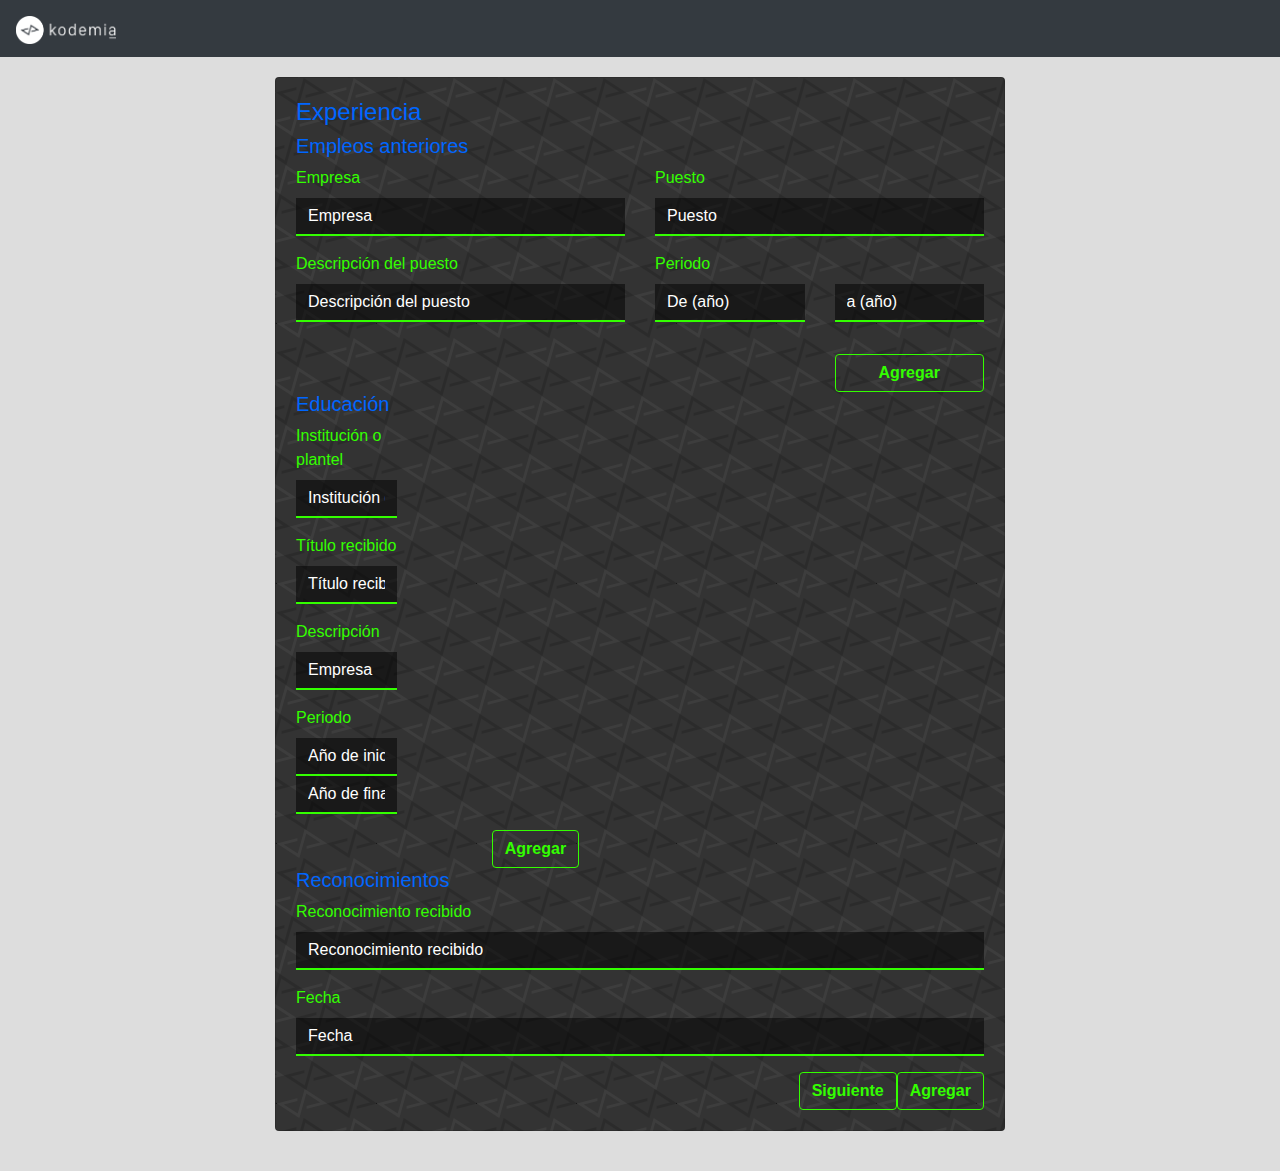
<file: index.html>
<!DOCTYPE html>
<html lang="en">
	<head>
		<meta charset="utf-8">
		<meta name="viewport" content="width=device-width, initial-scale=1, shrink-to-fit=no">
		<title>Kodemia CV Builder</title>
		<link rel="stylesheet" href="css/bootstrap.min.css">
		<link rel="stylesheet" href="css/bootstrap-grid.css">
		<link rel="stylesheet" href="css/bootstrap-reboot.min.css">
		<link rel="stylesheet" href="css/main.css">
	</head>
	<body>
		<nav class="navbar navbar-expand-lg navbar-dark bg-dark">
			<a class="navbar-brand" href="#"><img src="img/kodemia-white.png" alt=""></a>
			<button class="navbar-toggler" type="button" data-toggle="collapse" data-target="#navbarSupportedContent" aria-controls="navbarSupportedContent" aria-expanded="false" aria-label="Toggle navigation">
			<span class="navbar-toggler-icon"></span>
			</button>
			<div class="collapse navbar-collapse navbar-right" id="navbarSupportedContent"></div>
		</nav>
		<div class="section main-wrapper">
			<div class="container">
				<div class="row">
					<div class="col col-sm-8 offset-sm-2">
						<div class="card">
							<div class="card-body">
								<form>
									<div class="step step-1 d-none">
										<h1>Ingresa tus datos personales</h1>
										<h2>Información general</h2>
										<div class="row">
											<div class="form-group col-sm-6">
												<label for="">Nombre</label>
												<input type="text" class="form-control" id="" placeholder="Nombre">
											</div>
											<div class="form-group col-sm-6">
												<label for="">Teléfono</label>
												<input type="text" class="form-control" id="" placeholder="Teléfono">
											</div>
											<div class="form-group col-sm-6">
												<label for="">Ocupación
												</label>
												<input type="text" class="form-control" id="" placeholder="Cargo actual">
											</div>
											<div class="form-group col-sm-6">
												<label for="">Dirección</label>
												<input type="text" class="form-control" id="" placeholder="Dirección">
											</div>
											
											<div class="form-group col-sm-6">
												<label for="">Email</label>
												<input type="text" class="form-control" id="" placeholder="Email">
											</div>
											<div class="form-group col-sm-6">
												<label for="">Sitio Web</label>
												<input type="text" class="form-control" id="" placeholder="Email">
											</div>
										</div>
										
										<h2>Redes sociales</h2>
										<div class="row">
											<div class="form-group col-sm-6">
												<div class="form-check">
													<input class="form-check-input" type="checkbox" value="" id="fb-url" onclick="toggleInputControl(this)">
													<label class="form-check-label" for="defaultCheck1">Facebook</label>
												</div>
												<input type="text" class="form-control" id="" placeholder="Facebook" disabled>
											</div>
											<div class="form-group col-sm-6">
												<div class="form-check">
													<input class="form-check-input" type="checkbox" value="" id="tt-url" onclick="toggleInputControl(this)">
													<label class="form-check-label" for="defaultCheck1">Twitter</label>
												</div>
												<input type="text" class="form-control" id="" placeholder="Twitter" disabled>
											</div>
											<div class="form-group col-sm-6">
												<div class="form-check">
													<input class="form-check-input" type="checkbox" value="" id="ld-url" onclick="toggleInputControl(this)">
													<label class="form-check-label" for="defaultCheck1">Linkedin</label>
												</div>
												<input type="text" class="form-control" id="" placeholder="Linkedin" disabled>
											</div>
											<div class="form-group col-sm-6">
												<div class="form-check">
													<input class="form-check-input" type="checkbox" value="" id="sk-url" onclick="toggleInputControl(this)">
													<label class="form-check-label" for="defaultCheck1">Skype</label>
												</div>
												<input type="text" class="form-control" id="" placeholder="Skype" disabled>
											</div>
										</div>
										<div class="btn btn-outline-success float-right" onclick="nextStep(this)">Siguiente</div>
									</div>
									<div class="step step-2">
										<div class="row">
											<div class="col-sm-12">
												<h1>Experiencia</h1>
												<h2>Empleos anteriores</h2>
												<div class="experience-wrapper"></div>
											</div>
											<form>
												<div class="form-group col-sm-6">
													<label for="">Empresa</label>
													<input type="text" class="form-control" id="company" placeholder="Empresa">
												</div>
												<div class="form-group col-sm-6">
													<label for="">Puesto</label>
													<input type="text" class="form-control" id="role" placeholder="Puesto">
												</div>
												<div class="form-group col-sm-6">
													<label for="">Descripción del puesto</label>
													<input type="text" class="form-control" id="description" placeholder="Descripción del puesto">
												</div>
												<div class="form-group col-sm-6">
													<label for="">Periodo</label>
													<div class="row">
														<div class="form-group col-sm-6">
															<input type="text" class="form-control" id="from-year" placeholder="De (año)">
														</div>
														<div class="form-group col-sm-6">
															<input type="text" class="form-control" id="to-year" placeholder="a (año)">
														</div>
													</div>
												</div>
												<div class="col-sm-3 offset-sm-9">
													<div class="btn btn-outline-success btn-block" onclick="addExperience(this)">Agregar</div>
												</div>
											</form>
										</div>
										<div class="row">
											<div class="col-sm-12">
												<h2>Educación</h2>
											</div>
											<form action="">
												<div class="form-group col-sm-6">
													<label for="">Institución o plantel</label>
													<input type="text" class="form-control" id="" placeholder="Institución o Plantel">
												</div>
												<div class="form-group col-sm-6">
													<label for="">Título recibido</label>
													<input type="text" class="form-control" id="" placeholder="Título recibido">
												</div>
												<div class="form-group col-sm-6">
													<label for="">Descripción</label>
													<input type="text" class="form-control" id="" placeholder="Empresa">
												</div>
												<div class="form-group col-sm-6">
													<label for="">Periodo</label>
													<input type="text" class="form-control" id="" placeholder="Año de inicio">
													<input type="text" class="form-control" id="" placeholder="Año de finalización">
												</div>
												<div class="col-sm-3 offset-sm-9">
													<div class="btn btn-outline-success">Agregar</div>
												</div>
											</form>
											
										</div>
										<div class="w-100"></div>
										<form action="">
											<h2>Reconocimientos</h2>
											<div class="form-group">
												<label for="">Reconocimiento recibido</label>
												<input type="text" class="form-control" id="" placeholder="Reconocimiento recibido">
											</div>
											<div class="form-group">
												<label for="">Fecha</label>
												<input type="text" class="form-control" id="" placeholder="Fecha">
											</div>
											<div class="btn btn-outline-success float-right">Agregar</div>
										</form>
										<div class="btn btn-outline-success float-right" onclick="nextStep(this)">Siguiente</div>
									</div>
									<div class="step step-3 d-none">
										<h1>Habilidades y Experiencia</h1>
										<h2>Escribe el nombre de tu habilidad y el porcentaje en que la dominas (p.e. Inglés 80%) </h2>
										<div class="form-group">
											<label for="">Habilidad</label>
											<input type="text" class="form-control" id="" placeholder="Habilidad">
										</div>
										<div class="form-group">
											<label for="">Dominio</label>
											<input type="text" class="form-control" id="" placeholder="Dominio">
										</div>
										<div class="btn btn-outline-success float-right">Agregar</div>
										<div class="btn btn-outline-success float-right">Generar CV</div>
									</div>
								</form>
							</div>
						</div>
						
					</div>
				</div>
			</div>
		</div>
		<script src="js/jquery-3.3.1.min.js"></script>
		<script src="js/bootstrap.bundle.min.js"></script>
		<script src="js/bootstrap.min.js"></script>
		<script src="js/main.js"></script>
	</body>
</html>
</file>
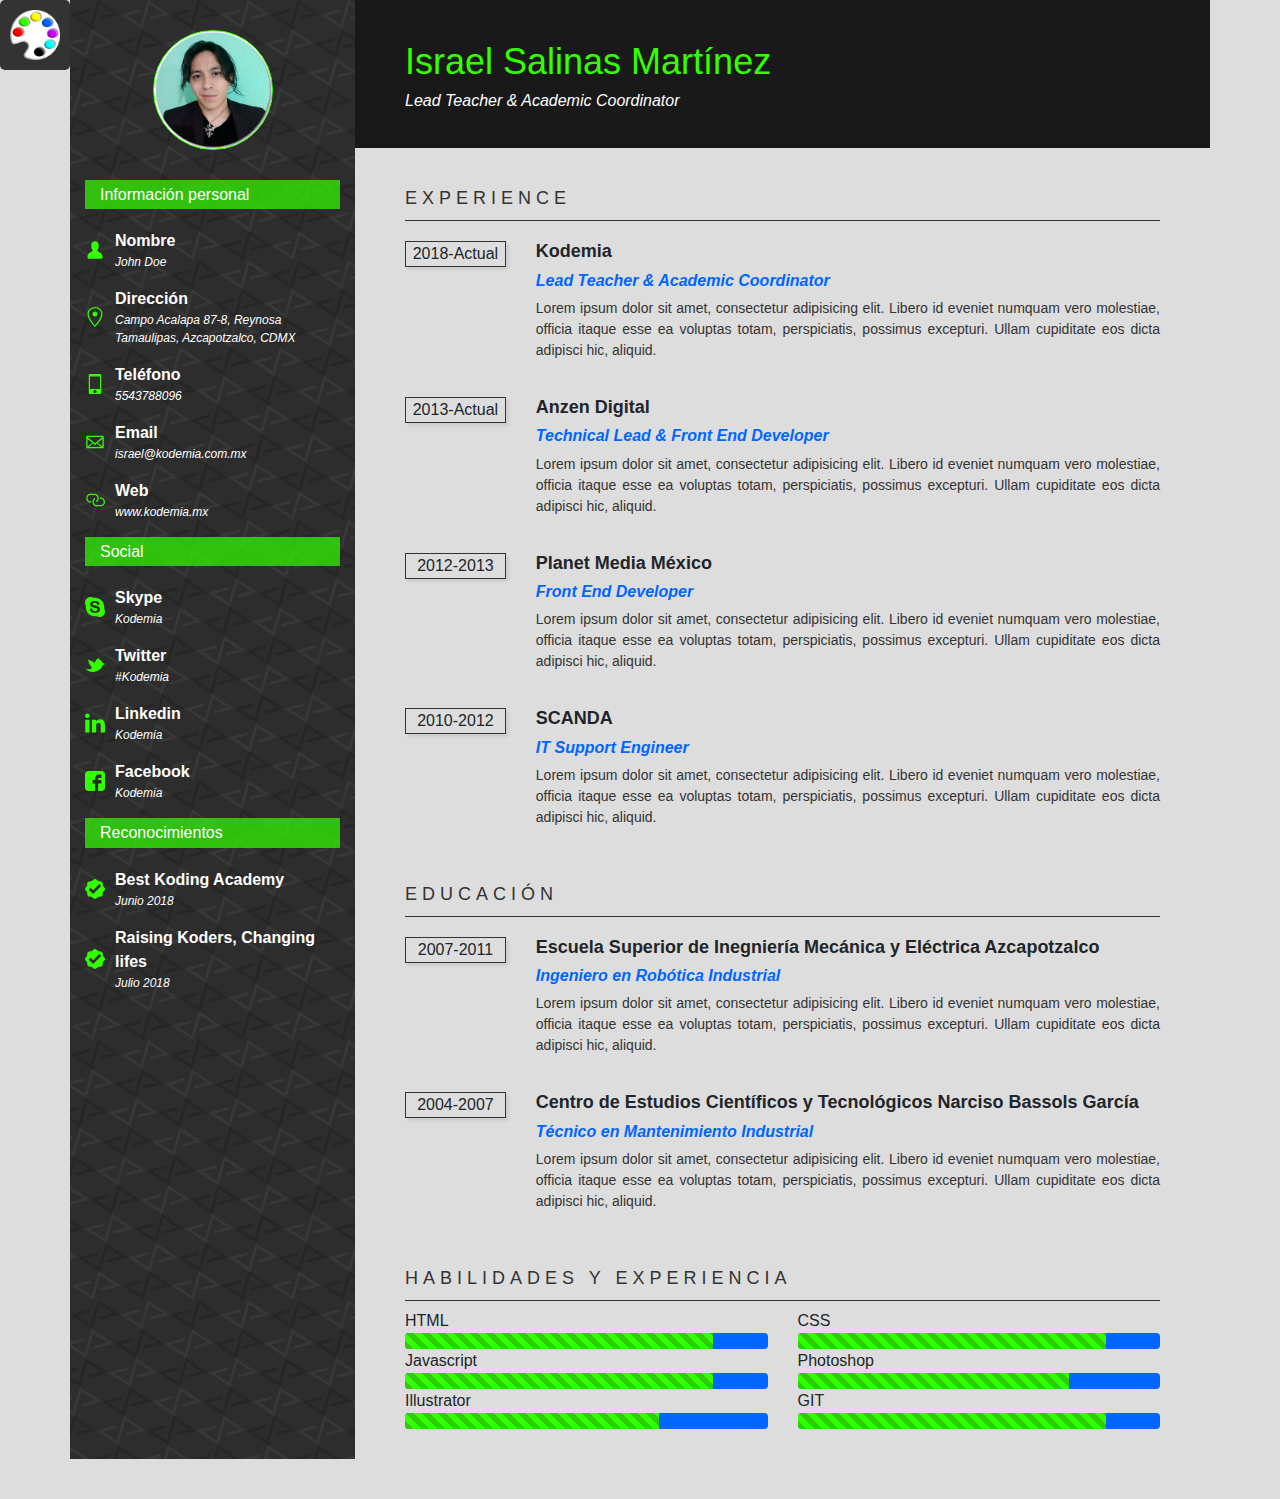
<file: cvtemplate.html>
<!DOCTYPE html>
<html lang="en">
	<head>
		<meta charset="utf-8">
		<meta name="viewport" content="width=device-width, initial-scale=1, shrink-to-fit=no">
		<title>Kodemia CV Builder</title>
		<link rel="stylesheet" href="css/bootstrap.min.css">
		<link rel="stylesheet" href="css/bootstrap-grid.css">
		<link rel="stylesheet" href="css/bootstrap-reboot.min.css">
		<link rel="stylesheet" href="css/main.css">
	</head>
	<body>
		<div class="palette-wrapper">
			<div class="toggle-palette" onclick="togglePalette(this)"></div>
			<div class="selectors-wrapper">
				<div class="schema-selector schema-1" onclick="changeColorSchema('schema1')"></div>
				<div class="schema-selector schema-2" onclick="changeColorSchema('schema2')"></div>
				<div class="schema-selector schema-3" onclick="changeColorSchema('schema3')"></div>
				<div class="schema-selector schema-4" onclick="changeColorSchema('schema4')"></div>
				<div class="schema-selector schema-5" onclick="changeColorSchema('schema5')"></div>	
			</div>
		</div>
		
		<div class="section">
			<div class="container">
				<div class="row">
					<div class="col col-sm-3  personal-data">
						<div class="resume-picture"></div>
						<div class="data-wrapper">
							<h2>Información personal</h2>
							<div class="data-label name">
								<p class="label-title">Nombre</p>
								<p class="label-content">John Doe</p>
							</div>
							<div class="data-label address">
								<p class="label-title">Dirección</p>
								<p class="label-content">Campo Acalapa 87-8, Reynosa Tamaulipas, Azcapotzalco, CDMX</p>
							</div>
							<div class="data-label phone">
								<p class="label-title">Teléfono</p>
								<p class="label-content">5543788096</p>
							</div>
							<div class="data-label email">
								<p class="label-title">Email</p>
								<p class="label-content">israel@kodemia.com.mx</p>
							</div>
							<div class="data-label website">
								<p class="label-title">Web</p>
								<p class="label-content">www.kodemia.mx</p>
							</div>
						</div>
						<div class="data-wrapper">
							<h2>Social</h2>
							<div class="data-label skype">
								<p class="label-title">Skype</p>
								<p class="label-content">Kodemia</p>
							</div>
							<div class="data-label twitter">
								<p class="label-title">Twitter</p>
								<p class="label-content">#Kodemia</p>
							</div>
							<div class="data-label linkedin">
								<p class="label-title">Linkedin</p>
								<p class="label-content">Kodemia</p>
							</div>
							<div class="data-label facebook">
								<p class="label-title">Facebook</p>
								<p class="label-content">Kodemia</p>
							</div>
						</div>
						<div class="data-wrapper">
							<h2>Reconocimientos</h2>
							<div class="data-label verified">
								<p class="label-title">Best Koding Academy</p>
								<p class="label-content">Junio 2018</p>
							</div>
							<div class="data-label verified">
								<p class="label-title">Raising Koders, Changing lifes</p>
								<p class="label-content">Julio 2018</p>
							</div>
						</div>
					</div>
					<div class="col col-sm-9 experience-data">
						<div class="resume-header">
							<h1>Israel Salinas Martínez</h1>
							<h3><em>Lead Teacher & Academic Coordinator</em></h3>
						</div>
						<div class="resume-body">
							<div class="resume-block">
								<h1 class="block-title">Experience</h1>
								<div class="block-article">
									<div class="row">
										<div class="col-sm-2">
											<div class="date-wrapper">2018-Actual</div>
										</div>
										<div class="col-sm-10">
											<div class="article-wrapper">
												<h1 class="article-title">Kodemia</h1>
												<h2 class="article-subtitle">Lead Teacher & Academic Coordinator</h2>
												<p class="article-text">Lorem ipsum dolor sit amet, consectetur adipisicing elit. Libero id eveniet numquam vero molestiae, officia itaque esse ea voluptas totam, perspiciatis, possimus excepturi. Ullam cupiditate eos dicta adipisci hic, aliquid.</p>
											</div>
										</div>
									</div>
								</div>
								<div class="block-article">
									<div class="row">
										<div class="col-sm-2">
											<div class="date-wrapper">2013-Actual</div>
										</div>
										<div class="col-sm-10">
											<div class="article-wrapper">
												<h1 class="article-title">Anzen Digital</h1>
												<h2 class="article-subtitle">Technical Lead & Front End Developer</h2>
												<p class="article-text">Lorem ipsum dolor sit amet, consectetur adipisicing elit. Libero id eveniet numquam vero molestiae, officia itaque esse ea voluptas totam, perspiciatis, possimus excepturi. Ullam cupiditate eos dicta adipisci hic, aliquid.</p>
											</div>
										</div>
									</div>
								</div>
								<div class="block-article">
									<div class="row">
										<div class="col-sm-2">
											<div class="date-wrapper">2012-2013</div>
										</div>
										<div class="col-sm-10">
											<div class="article-wrapper">
												<h1 class="article-title">Planet Media México</h1>
												<h2 class="article-subtitle">Front End Developer</h2>
												<p class="article-text">Lorem ipsum dolor sit amet, consectetur adipisicing elit. Libero id eveniet numquam vero molestiae, officia itaque esse ea voluptas totam, perspiciatis, possimus excepturi. Ullam cupiditate eos dicta adipisci hic, aliquid.</p>
											</div>
										</div>
									</div>
								</div>
								<div class="block-article">
									<div class="row">
										<div class="col-sm-2">
											<div class="date-wrapper">2010-2012</div>
										</div>
										<div class="col-sm-10">
											<div class="article-wrapper">
												<h1 class="article-title">SCANDA</h1>
												<h2 class="article-subtitle">IT Support Engineer</h2>
												<p class="article-text">Lorem ipsum dolor sit amet, consectetur adipisicing elit. Libero id eveniet numquam vero molestiae, officia itaque esse ea voluptas totam, perspiciatis, possimus excepturi. Ullam cupiditate eos dicta adipisci hic, aliquid.</p>
											</div>
										</div>
									</div>
								</div>
							</div>
							<div class="resume-block">
								<h1 class="block-title">Educación</h1>
								<div class="block-article">
									<div class="row">
										<div class="col-sm-2">
											<div class="date-wrapper">2007-2011</div>
										</div>
										<div class="col-sm-10">
											<div class="article-wrapper">
												<h1 class="article-title">Escuela Superior de Inegniería Mecánica y Eléctrica Azcapotzalco</h1>
												<h2 class="article-subtitle">Ingeniero en Robótica Industrial</h2>
												<p class="article-text">Lorem ipsum dolor sit amet, consectetur adipisicing elit. Libero id eveniet numquam vero molestiae, officia itaque esse ea voluptas totam, perspiciatis, possimus excepturi. Ullam cupiditate eos dicta adipisci hic, aliquid.</p>
											</div>
										</div>
									</div>
								</div>
								<div class="block-article">
									<div class="row">
										<div class="col-sm-2">
											<div class="date-wrapper">2004-2007</div>
										</div>
										<div class="col-sm-10">
											<div class="article-wrapper">
												<h1 class="article-title">Centro de Estudios Científicos y Tecnológicos Narciso Bassols García</h1>
												<h2 class="article-subtitle">Técnico en Mantenimiento Industrial</h2>
												<p class="article-text">Lorem ipsum dolor sit amet, consectetur adipisicing elit. Libero id eveniet numquam vero molestiae, officia itaque esse ea voluptas totam, perspiciatis, possimus excepturi. Ullam cupiditate eos dicta adipisci hic, aliquid.</p>
											</div>
										</div>
									</div>
								</div>
							</div>
							<div class="resume-block">
								<h1 class="block-title">Habilidades y experiencia</h1>
								<div class="row skill-wrapper">
									<div class="col col-sm-6">
										<div class="skill-content">
											<span class="skill-label">HTML</span>
											<div class="progress">
												<div class="progress-bar progress-bar-striped progress-bar-animated" role="progressbar" aria-valuenow="85" aria-valuemin="0" aria-valuemax="100" style="width: 85%"></div>
											</div>
										</div>
									</div>
									<div class="col col-sm-6">
										<div class="skill-content">
											<span class="skill-label">CSS</span>
											<div class="progress">
												<div class="progress-bar progress-bar-striped progress-bar-animated" role="progressbar" aria-valuenow="85" aria-valuemin="0" aria-valuemax="100" style="width: 85%"></div>
											</div>
										</div>
									</div>
									<div class="col col-sm-6">
										<div class="skill-content">
											<span class="skill-label">Javascript</span>
											<div class="progress">
												<div class="progress-bar progress-bar-striped progress-bar-animated" role="progressbar" aria-valuenow="85" aria-valuemin="0" aria-valuemax="100" style="width: 85%"></div>
											</div>
										</div>
									</div>
									<div class="col col-sm-6">
										<div class="skill-content">
											<span class="skill-label">Photoshop</span>
											<div class="progress">
												<div class="progress-bar progress-bar-striped progress-bar-animated" role="progressbar" aria-valuenow="75" aria-valuemin="0" aria-valuemax="100" style="width: 75%"></div>
											</div>
										</div>
									</div>
									<div class="col col-sm-6">
										<div class="skill-content">
											<span class="skill-label">Illustrator</span>
											<div class="progress">
												<div class="progress-bar progress-bar-striped progress-bar-animated" role="progressbar" aria-valuenow="70" aria-valuemin="0" aria-valuemax="100" style="width: 70%"></div>
											</div>
										</div>
									</div>
									<div class="col col-sm-6">
										<div class="skill-content">
											<span class="skill-label">GIT</span>
											<div class="progress">
												<div class="progress-bar progress-bar-striped progress-bar-animated" role="progressbar" aria-valuenow="85" aria-valuemin="0" aria-valuemax="100" style="width: 85%"></div>
											</div>
										</div>
									</div>
								</div>
							</div>
						</div>
					</div>
				</div>
			</div>
		</div>
		<script src="js/jquery-3.3.1.min.js"></script>
		<script src="js/bootstrap.bundle.min.js"></script>
		<script src="js/bootstrap.min.js"></script>
		<script src="js/main.js"></script>
	</body>
</html>
</file>
<file: css/main.css>
:root {
  --primary-color:51,255,0;
  --secondary-color:0,102,255;
  --main-opacity: .7;
}

body {
  background: #ddd;
  padding-bottom: 40px;
}

.palette-wrapper {
  position: absolute;
  left: 0;
  background: #333;
  padding: 10px;
  border-radius: 5px;
  transition: all 1s;
  -webkit-transition: all 1s;
}
.palette-wrapper .toggle-palette {
  width: 50px;
  height: 50px;
  background: url("../img/color-palette.png");
  background-size: 100%;
  background-repeat: no-repeat;
  cursor: pointer;
}
.palette-wrapper .schema-selector {
  position: relative;
  height: 30px;
  margin-bottom: 10px;
  cursor: pointer;
}
.palette-wrapper .schema-selector:before {
  content: "";
  width: 15px;
  height: 30px;
  border-radius: 50px 0px 0px 50px;
  display: block;
  position: absolute;
  top: 0px;
  left: 10px;
}
.palette-wrapper .schema-selector:after {
  content: "";
  width: 15px;
  height: 30px;
  border-radius: 0px 50px 50px 0px;
  display: block;
  position: absolute;
  top: 0px;
  right: 10px;
  display: block;
}
.palette-wrapper .schema-selector.schema-1:before {
  background: #cc00ff;
}
.palette-wrapper .schema-selector.schema-1:after {
  background: #0066ff;
}
.palette-wrapper .schema-selector.schema-2:before {
  background: yellow;
}
.palette-wrapper .schema-selector.schema-2:after {
  background: #33ff00;
}
.palette-wrapper .schema-selector.schema-3:before {
  background: #cc00ff;
}
.palette-wrapper .schema-selector.schema-3:after {
  background: red;
}
.palette-wrapper .schema-selector.schema-4:before {
  background: #33ff00;
}
.palette-wrapper .schema-selector.schema-4:after {
  background: yellow;
}
.palette-wrapper .schema-selector.schema-5:before {
  background: #33ff00;
}
.palette-wrapper .schema-selector.schema-5:after {
  background: #0066ff;
}
.palette-wrapper .selectors-wrapper {
  height: 0px;
  overflow: hidden;
}
.palette-wrapper .selectors-wrapper.active {
  padding-top: 10px;
  height: auto;
}

.navbar .navbar-brand {
  width: 100px;
}
.navbar .navbar-brand img {
  width: 100%;
}

.main-wrapper .card {
  margin-top: 20px;
  background: url("../img/bg-pattern.png");
  background-color: #333;
}
.main-wrapper .card h1, .main-wrapper .card h2 {
  color: #0066ff;
}
.main-wrapper .card h1 {
  font-size: 24px;
}
.main-wrapper .card h2 {
  font-size: 20px;
}
.main-wrapper .card label {
  color: #33ff00;
}
.main-wrapper .card .form-control {
  background-color: rgba(0, 0, 0, 0.5);
  color: white;
  border: none;
  border-bottom: 2px solid #33ff00;
  border-radius: 0px;
}
.main-wrapper .card .form-control::-webkit-input-placeholder {
  color: white;
}
.main-wrapper .card .btn-outline-success {
  border-color: #33ff00;
  color: #33ff00;
  font-weight: bold;
}
.main-wrapper .card .btn-outline-success:hover {
  background: #33ff00;
  color: #333;
}

.personal-data {
  background-image: url("../img/bg-pattern.png");
  background-color: #2D2D2D;
}
.personal-data .resume-picture {
  border: 1px solid rgb(var(--primary-color));
  width: 120px;
  height: 120px;
  border-radius: 100%;
  background: url("../img/profile-pic.jpg");
  background-size: cover;
  margin: 30px auto;
}
.personal-data .data-wrapper h2 {
  color: white;
  background: rgba(var(--primary-color), var(--main-opacity));
  font-size: 16px;
  padding: 5px 5px 5px 15px;
  margin-bottom: 20px;
}
.personal-data .data-wrapper .data-label {
  padding-left: 30px;
  position: relative;
}
.personal-data .data-wrapper .data-label:before {
  content: "";
  position: absolute;
  left: 0;
  top: calc(50% - 10px);
  width: 20px;
  height: 20px;
  background-color: rgb(var(--primary-color));
}
.personal-data .data-wrapper .data-label.name:before {
  -webkit-mask: url("../img/svg/person.svg") no-repeat 100%;
  mask: url("../img/svg/person.svg") no-repeat 100%;
  mask-size: 100% 100%;
  -webkit-mask-size: 100% 100%;
}
.personal-data .data-wrapper .data-label.address:before {
  -webkit-mask: url("../img/svg/location.svg") no-repeat 100%;
  mask: url("../img/svg/location.svg") no-repeat 100%;
  mask-size: 100% 100%;
  -webkit-mask-size: 100% 100%;
}
.personal-data .data-wrapper .data-label.phone:before {
  -webkit-mask: url("../img/svg/device-mobile.svg") no-repeat 100%;
  mask: url("../img/svg/device-mobile.svg") no-repeat 100%;
  mask-size: 100% 100%;
  -webkit-mask-size: 100% 100%;
}
.personal-data .data-wrapper .data-label.email:before {
  -webkit-mask: url("../img/svg/mail.svg") no-repeat 100%;
  mask: url("../img/svg/mail.svg") no-repeat 100%;
  mask-size: 100% 100%;
  -webkit-mask-size: 100% 100%;
}
.personal-data .data-wrapper .data-label.website:before {
  -webkit-mask: url("../img/svg/link.svg") no-repeat 100%;
  mask: url("../img/svg/link.svg") no-repeat 100%;
  mask-size: 100% 100%;
  -webkit-mask-size: 100% 100%;
}
.personal-data .data-wrapper .data-label.skype:before {
  -webkit-mask: url("../img/svg/skype-logo.svg") no-repeat 100%;
  mask: url("../img/svg/skype-logo.svg") no-repeat 100%;
  mask-size: 100% 100%;
  -webkit-mask-size: 100% 100%;
}
.personal-data .data-wrapper .data-label.twitter:before {
  -webkit-mask: url("../img/svg/twitter-logo.svg") no-repeat 100%;
  mask: url("../img/svg/twitter-logo.svg") no-repeat 100%;
  mask-size: 100% 100%;
  -webkit-mask-size: 100% 100%;
}
.personal-data .data-wrapper .data-label.linkedin:before {
  -webkit-mask: url("../img/svg/linkedin-logo.svg") no-repeat 100%;
  mask: url("../img/svg/linkedin-logo.svg") no-repeat 100%;
  mask-size: 100% 100%;
  -webkit-mask-size: 100% 100%;
}
.personal-data .data-wrapper .data-label.facebook:before {
  -webkit-mask: url("../img/svg/facebook-logo.svg") no-repeat 100%;
  mask: url("../img/svg/facebook-logo.svg") no-repeat 100%;
  mask-size: 100% 100%;
  -webkit-mask-size: 100% 100%;
}
.personal-data .data-wrapper .data-label.verified:before {
  -webkit-mask: url("../img/svg/verified.svg") no-repeat 100%;
  mask: url("../img/svg/verified.svg") no-repeat 100%;
  mask-size: 100% 100%;
  -webkit-mask-size: 100% 100%;
}
.personal-data .data-wrapper .data-label .label-title {
  font-size: 16px;
  font-weight: bold;
  color: white;
  margin: 0px;
}
.personal-data .data-wrapper .data-label .label-content {
  font-size: 12px;
  color: white;
  font-style: italic;
}

.experience-data .resume-header {
  background: #191919;
  width: calc(100% + 30px);
  margin-left: -15px;
  padding: 40px 30px 30px 50px;
}
.experience-data .resume-header h1 {
  color: rgb(var(--primary-color));
  font-size: 36px;
}
.experience-data .resume-header h3 {
  color: white;
  font-style: cursive;
  font-size: 16px;
}
.experience-data .resume-body {
  padding: 40px 35px 0 35px;
}
.experience-data .resume-body .resume-block .block-title {
  text-transform: uppercase;
  letter-spacing: 5px;
  font-size: 18px;
  color: #333;
  border-bottom: 1px solid #333;
  padding-bottom: 10px;
}
.experience-data .resume-body .resume-block .block-article {
  margin-top: 20px;
}
.experience-data .resume-body .resume-block .block-article .date-wrapper {
  border: 1px solid #333;
  box-shadow: 3px 3px 3px #ccc;
  width: 100%;
  text-align: center;
}
.experience-data .resume-body .resume-block .block-article .article-wrapper .article-title {
  font-size: 18px;
  font-weight: bold;
}
.experience-data .resume-body .resume-block .block-article .article-wrapper .article-subtitle {
  font-style: italic;
  font-size: 16px;
  color: rgb(var(--secondary-color));
  font-weight: bold;
}
.experience-data .resume-body .resume-block .block-article .article-wrapper .article-text {
  font-size: 14px;
  color: #333;
  text-align: justify;
}
.experience-data .resume-body .resume-block .block-article:last-of-type {
  margin-bottom: 40px;
}
.experience-data .resume-body .resume-block .skill-wrapper {
  margin-bottom: 30px;
}
.experience-data .resume-body .resume-block .skill-wrapper .skill-content .progress {
  background: rgb(var(--secondary-color));
}
.experience-data .resume-body .resume-block .skill-wrapper .skill-content .progress .progress-bar {
  background-color: rgb(var(--primary-color));
}
.experience-data .resume-body .resume-block .skill-wrapper .skill-content .progress .progress-bar-striped {
  background-image: linear-gradient(45deg, rgba(45, 45, 45, 0.25) 25%, transparent 25%, transparent 50%, rgba(45, 45, 45, 0.25) 50%, rgba(45, 45, 45, 0.25) 75%, transparent 75%, transparent);
  background-size: 1rem 1rem;
}

/*# sourceMappingURL=main.css.map */
</file>
